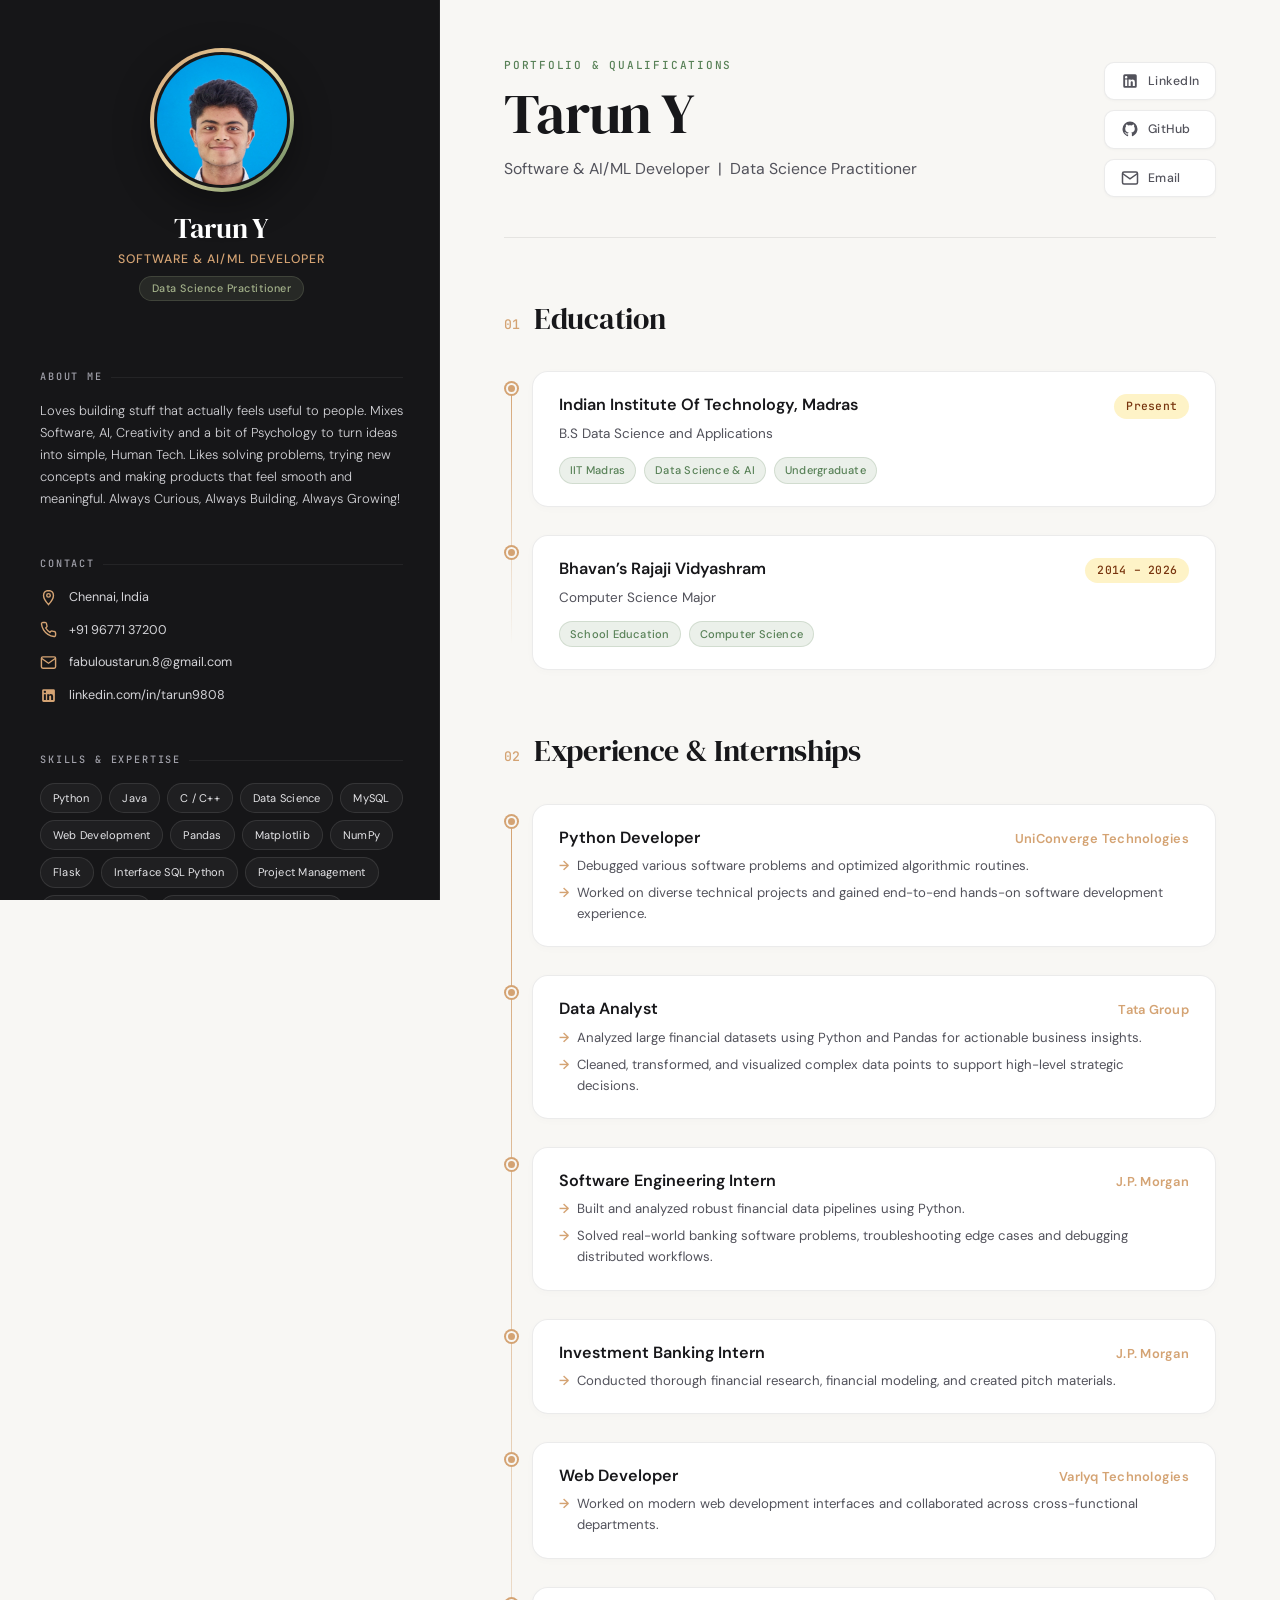
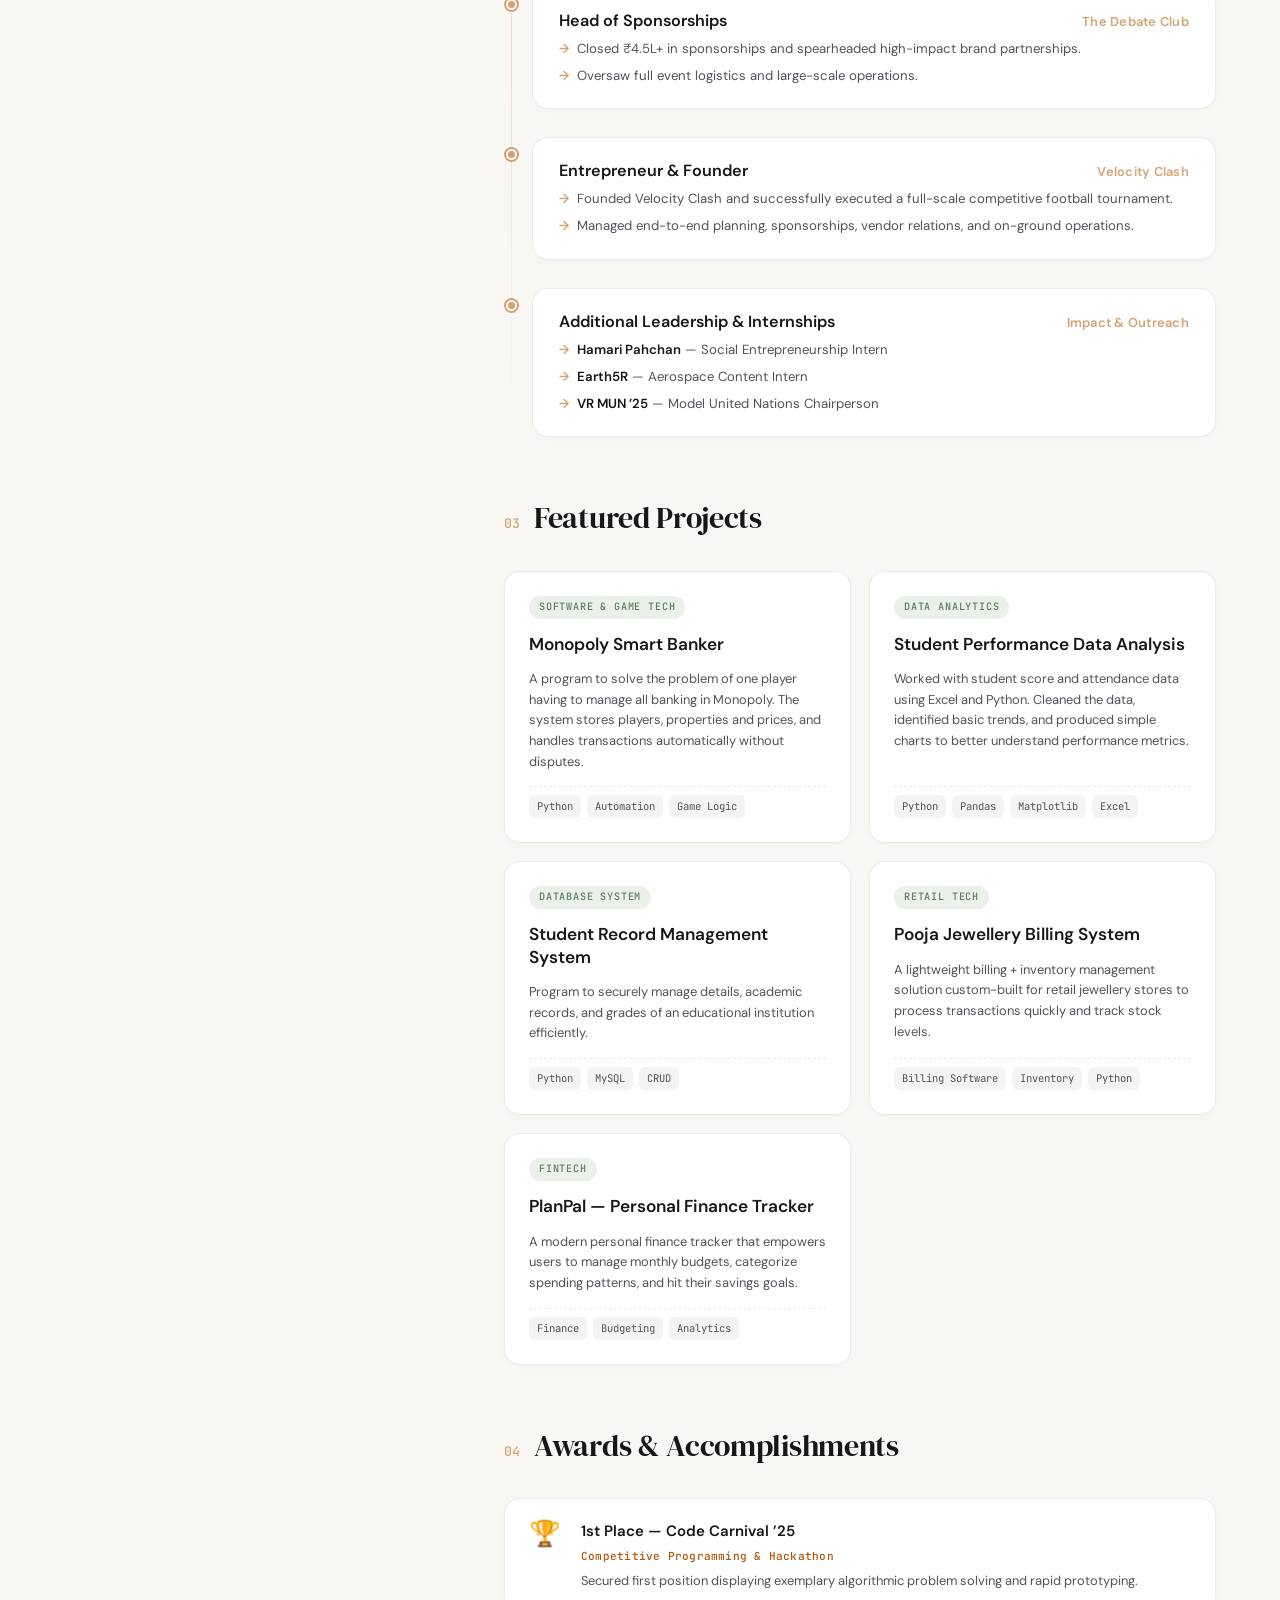
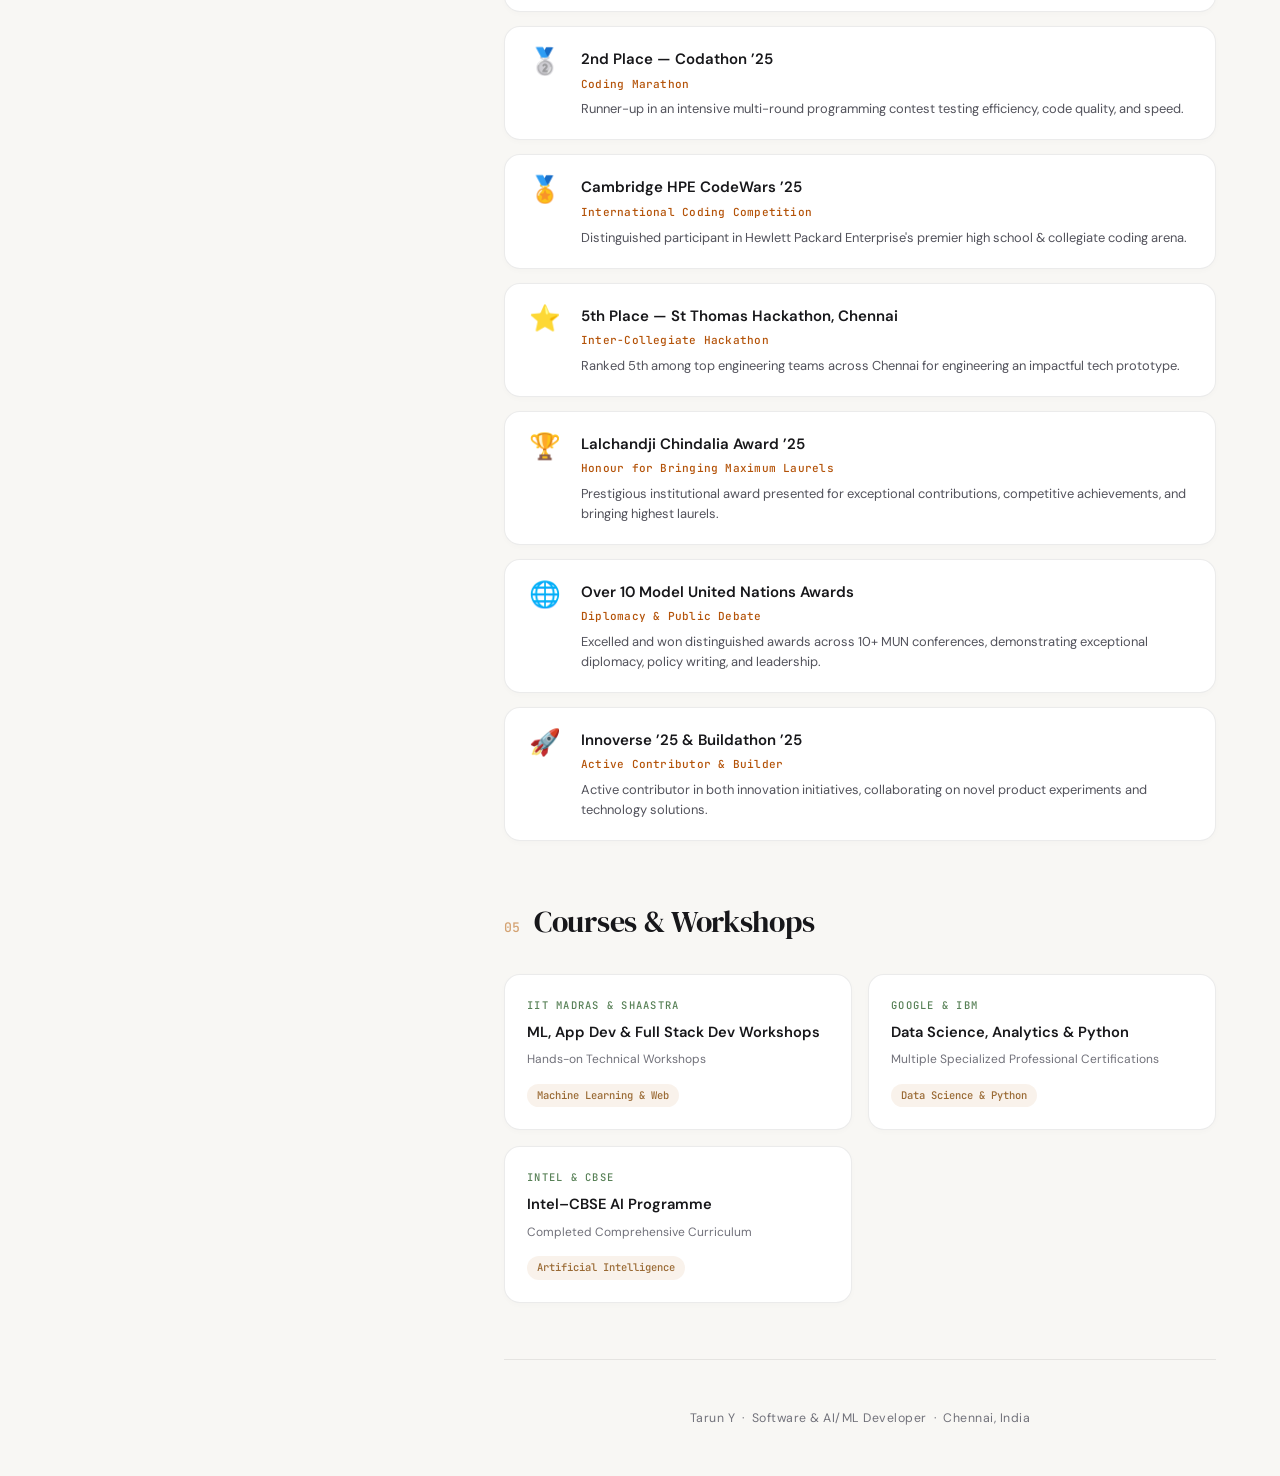
<file: index.html>
<!DOCTYPE html>
<html lang="en">

<head>
  <meta charset="UTF-8" />
  <meta name="viewport" content="width=device-width, initial-scale=1.0" />
  <title>Tarun Y — Software & AI/ML Developer | Data Science Practitioner</title>
  <meta name="description" content="Portfolio of Tarun Y — Software & AI/ML Developer, Data Science Practitioner at IIT Madras." />
  <link rel="preconnect" href="https://fonts.googleapis.com">
  <link rel="preconnect" href="https://fonts.gstatic.com" crossorigin>
  <link
    href="https://fonts.googleapis.com/css2?family=DM+Sans:ital,opsz,wght@0,9..40,300;0,9..40,400;0,9..40,500;0,9..40,600;1,9..40,300&family=DM+Serif+Display:ital@0;1&family=JetBrains+Mono:wght@400;500&display=swap"
    rel="stylesheet">
  <link rel="stylesheet" href="style.css" />
</head>

<body>

  <div class="wrapper">

    <!-- ═══════════════ LEFT SIDEBAR (35%) ═══════════════ -->
    <aside class="sidebar">

      <div class="profile-block">
        <div class="avatar-ring">
          <img src="profile.jpg" alt="Tarun Y" class="avatar" />
        </div>
        <h2 class="sidebar-name">Tarun Y</h2>
        <p class="sidebar-role">Software &amp; AI/ML Developer</p>
        <span class="sidebar-tag">Data Science Practitioner</span>
      </div>

      <div class="divider"></div>

      <!-- About Me -->
      <div class="sidebar-section">
        <h3 class="section-label">About Me</h3>
        <p class="about-text">
          Loves building stuff that actually feels useful to people. Mixes Software, AI, Creativity and a bit of
          Psychology to turn ideas into simple, Human Tech. Likes solving problems, trying new concepts and making
          products that feel smooth and meaningful. Always Curious, Always Building, Always Growing!
        </p>
      </div>

      <div class="divider"></div>

      <!-- Location, Phone & Contact -->
      <div class="sidebar-section">
        <h3 class="section-label">Contact</h3>
        <ul class="contact-list">
          <li>
            <svg class="contact-svg" viewBox="0 0 24 24" fill="none" stroke="currentColor" stroke-width="2">
              <path d="M12 2C8.13 2 5 5.13 5 9c0 5.25 7 13 7 13s7-7.75 7-13c0-3.87-3.13-7-7-7z"/>
              <circle cx="12" cy="9" r="2.5"/>
            </svg>
            <span>Chennai, India</span>
          </li>
          <li>
            <svg class="contact-svg" viewBox="0 0 24 24" fill="none" stroke="currentColor" stroke-width="2">
              <path d="M22 16.92v3a2 2 0 0 1-2.18 2 19.79 19.79 0 0 1-8.63-3.07 19.5 19.5 0 0 1-6-6 19.79 19.79 0 0 1-3.07-8.67A2 2 0 0 1 4.11 2h3a2 2 0 0 1 2 1.72 12.84 12.84 0 0 0 .7 2.81 2 2 0 0 1-.45 2.11L8.09 9.91a16 16 0 0 0 6 6l1.27-1.27a2 2 0 0 1 2.11-.45 12.84 12.84 0 0 0 2.81.7A2 2 0 0 1 22 16.92z"/>
            </svg>
            <a href="tel:+919677137200" class="contact-link">+91 96771 37200</a>
          </li>
          <li>
            <svg class="contact-svg" viewBox="0 0 24 24" fill="none" stroke="currentColor" stroke-width="2">
              <path d="M4 4h16c1.1 0 2 .9 2 2v12c0 1.1-.9 2-2 2H4c-1.1 0-2-.9-2-2V6c0-1.1.9-2 2-2z"/>
              <polyline points="22,6 12,13 2,6"/>
            </svg>
            <a href="mailto:fabuloustarun.8@gmail.com" class="contact-link">fabuloustarun.8@gmail.com</a>
          </li>
          <li>
            <svg class="contact-svg" viewBox="0 0 24 24" fill="currentColor">
              <path d="M19 3a2 2 0 0 1 2 2v14a2 2 0 0 1-2 2H5a2 2 0 0 1-2-2V5a2 2 0 0 1 2-2h14m-.5 15.5v-5.3a3.26 3.26 0 0 0-3.26-3.26c-.85 0-1.84.52-2.32 1.3v-1.11h-2.79v8.37h2.79v-4.93c0-.77.62-1.4 1.39-1.4a1.4 1.4 0 0 1 1.4 1.4v4.93h2.79M6.88 8.56a1.68 1.68 0 0 0 1.68-1.68c0-.93-.75-1.69-1.68-1.69a1.69 1.69 0 0 0-1.69 1.69c0 .93.76 1.68 1.69 1.68m1.39 9.94v-8.37H5.5v8.37h2.77z"/>
            </svg>
            <a href="https://www.linkedin.com/in/tarun9808/" target="_blank" rel="noopener noreferrer" class="contact-link">linkedin.com/in/tarun9808</a>
          </li>
        </ul>
      </div>

      <div class="divider"></div>

      <!-- Skills -->
      <div class="sidebar-section">
        <h3 class="section-label">Skills &amp; Expertise</h3>
        <div class="skills-grid">
          <div class="skill-pill">Python</div>
          <div class="skill-pill">Java</div>
          <div class="skill-pill">C / C++</div>
          <div class="skill-pill">Data Science</div>
          <div class="skill-pill">MySQL</div>
          <div class="skill-pill">Web Development</div>
          <div class="skill-pill">Pandas</div>
          <div class="skill-pill">Matplotlib</div>
          <div class="skill-pill">NumPy</div>
          <div class="skill-pill">Flask</div>
          <div class="skill-pill">Interface SQL Python</div>
          <div class="skill-pill">Project Management</div>
          <div class="skill-pill">Problem Solving</div>
          <div class="skill-pill">Communication &amp; Leadership</div>
          <div class="skill-pill">Critical Thinking</div>
          <div class="skill-pill">Trade &amp; Investment</div>
        </div>
      </div>

      <div class="divider"></div>

      <!-- Languages -->
      <div class="sidebar-section">
        <h3 class="section-label">Languages</h3>
        <ul class="lang-list">
          <li class="lang-item">
            <div class="lang-info">
              <span class="lang-name">English</span>
              <span class="lang-level">Fluent</span>
            </div>
            <div class="lang-bar">
              <div class="lang-fill" style="width: 100%"></div>
            </div>
          </li>
          <li class="lang-item">
            <div class="lang-info">
              <span class="lang-name">Hindi</span>
              <span class="lang-level">Fluent</span>
            </div>
            <div class="lang-bar">
              <div class="lang-fill" style="width: 95%"></div>
            </div>
          </li>
          <li class="lang-item">
            <div class="lang-info">
              <span class="lang-name">Tamil</span>
              <span class="lang-level">Native</span>
            </div>
            <div class="lang-bar">
              <div class="lang-fill" style="width: 100%"></div>
            </div>
          </li>
        </ul>
      </div>

    </aside>

    <!-- ═══════════════ RIGHT MAIN (65%) ═══════════════ -->
    <main class="main">

      <!-- Header with Name & Socials -->
      <header class="main-header">
        <div class="header-text">
          <p class="header-eyebrow">Portfolio &amp; Qualifications</p>
          <h1 class="main-name">Tarun Y</h1>
          <p class="header-tagline">Software &amp; AI/ML Developer &nbsp;|&nbsp; Data Science Practitioner</p>
        </div>
        <div class="socials">
          <a href="https://www.linkedin.com/in/tarun9808/" class="social-link" target="_blank" rel="noopener noreferrer">
            <svg width="18" height="18" viewBox="0 0 24 24" fill="currentColor">
              <path
                d="M19 3a2 2 0 0 1 2 2v14a2 2 0 0 1-2 2H5a2 2 0 0 1-2-2V5a2 2 0 0 1 2-2h14m-.5 15.5v-5.3a3.26 3.26 0 0 0-3.26-3.26c-.85 0-1.84.52-2.32 1.3v-1.11h-2.79v8.37h2.79v-4.93c0-.77.62-1.4 1.39-1.4a1.4 1.4 0 0 1 1.4 1.4v4.93h2.79M6.88 8.56a1.68 1.68 0 0 0 1.68-1.68c0-.93-.75-1.69-1.68-1.69a1.69 1.69 0 0 0-1.69 1.69c0 .93.76 1.68 1.69 1.68m1.39 9.94v-8.37H5.5v8.37h2.77z" />
            </svg>
            LinkedIn
          </a>
          <a href="https://github.com/FabulousTarun8" class="social-link" target="_blank" rel="noopener noreferrer">
            <svg width="18" height="18" viewBox="0 0 24 24" fill="currentColor">
              <path
                d="M12 2A10 10 0 0 0 2 12c0 4.42 2.87 8.17 6.84 9.5.5.08.66-.23.66-.5v-1.69c-2.77.6-3.36-1.34-3.36-1.34-.46-1.16-1.11-1.47-1.11-1.47-.91-.62.07-.6.07-.6 1 .07 1.53 1.03 1.53 1.03.87 1.52 2.34 1.07 2.91.83.09-.65.35-1.09.63-1.34-2.22-.25-4.55-1.11-4.55-4.92 0-1.11.38-2 1.03-2.71-.1-.25-.45-1.29.1-2.64 0 0 .84-.27 2.75 1.02.79-.22 1.65-.33 2.5-.33.85 0 1.71.11 2.5.33 1.91-1.29 2.75-1.02 2.75-1.02.55 1.35.2 2.39.1 2.64.65.71 1.03 1.6 1.03 2.71 0 3.82-2.34 4.66-4.57 4.91.36.31.69.92.69 1.85V21c0 .27.16.59.67.5C19.14 20.16 22 16.42 22 12A10 10 0 0 0 12 2z" />
            </svg>
            GitHub
          </a>
          <a href="mailto:fabuloustarun.8@gmail.com" class="social-link">
            <svg width="18" height="18" viewBox="0 0 24 24" fill="none" stroke="currentColor" stroke-width="2">
              <path d="M4 4h16c1.1 0 2 .9 2 2v12c0 1.1-.9 2-2 2H4c-1.1 0-2-.9-2-2V6c0-1.1.9-2 2-2z"/>
              <polyline points="22,6 12,13 2,6"/>
            </svg>
            Email
          </a>
        </div>
      </header>

      <!-- ── 01. Education ── -->
      <section class="section">
        <div class="section-head">
          <span class="section-num">01</span>
          <h2 class="section-title">Education</h2>
        </div>
        <div class="timeline">

          <div class="timeline-item">
            <div class="timeline-dot"></div>
            <div class="timeline-body">
              <div class="tl-top">
                <h3 class="tl-title">Indian Institute Of Technology, Madras</h3>
                <span class="tl-date">Present</span>
              </div>
              <p class="tl-sub">B.S Data Science and Applications</p>
              <div class="tl-meta-row">
                <span class="tl-badge">IIT Madras</span>
                <span class="tl-badge">Data Science &amp; AI</span>
                <span class="tl-badge">Undergraduate</span>
              </div>
            </div>
          </div>

          <div class="timeline-item">
            <div class="timeline-dot"></div>
            <div class="timeline-body">
              <div class="tl-top">
                <h3 class="tl-title">Bhavan’s Rajaji Vidyashram</h3>
                <span class="tl-date">2014 – 2026</span>
              </div>
              <p class="tl-sub">Computer Science Major</p>
              <div class="tl-meta-row">
                <span class="tl-badge">School Education</span>
                <span class="tl-badge">Computer Science</span>
              </div>
            </div>
          </div>

        </div>
      </section>

      <!-- ── 02. Experience ── -->
      <section class="section">
        <div class="section-head">
          <span class="section-num">02</span>
          <h2 class="section-title">Experience &amp; Internships</h2>
        </div>
        <div class="timeline">

          <div class="timeline-item">
            <div class="timeline-dot"></div>
            <div class="timeline-body">
              <div class="tl-top">
                <h3 class="tl-title">Python Developer</h3>
                <span class="tl-company">UniConverge Technologies</span>
              </div>
              <ul class="tl-bullets">
                <li>Debugged various software problems and optimized algorithmic routines.</li>
                <li>Worked on diverse technical projects and gained end-to-end hands-on software development experience.</li>
              </ul>
            </div>
          </div>

          <div class="timeline-item">
            <div class="timeline-dot"></div>
            <div class="timeline-body">
              <div class="tl-top">
                <h3 class="tl-title">Data Analyst</h3>
                <span class="tl-company">Tata Group</span>
              </div>
              <ul class="tl-bullets">
                <li>Analyzed large financial datasets using Python and Pandas for actionable business insights.</li>
                <li>Cleaned, transformed, and visualized complex data points to support high-level strategic decisions.</li>
              </ul>
            </div>
          </div>

          <div class="timeline-item">
            <div class="timeline-dot"></div>
            <div class="timeline-body">
              <div class="tl-top">
                <h3 class="tl-title">Software Engineering Intern</h3>
                <span class="tl-company">J.P. Morgan</span>
              </div>
              <ul class="tl-bullets">
                <li>Built and analyzed robust financial data pipelines using Python.</li>
                <li>Solved real-world banking software problems, troubleshooting edge cases and debugging distributed workflows.</li>
              </ul>
            </div>
          </div>

          <div class="timeline-item">
            <div class="timeline-dot"></div>
            <div class="timeline-body">
              <div class="tl-top">
                <h3 class="tl-title">Investment Banking Intern</h3>
                <span class="tl-company">J.P. Morgan</span>
              </div>
              <ul class="tl-bullets">
                <li>Conducted thorough financial research, financial modeling, and created pitch materials.</li>
              </ul>
            </div>
          </div>

          <div class="timeline-item">
            <div class="timeline-dot"></div>
            <div class="timeline-body">
              <div class="tl-top">
                <h3 class="tl-title">Web Developer</h3>
                <span class="tl-company">Varlyq Technologies</span>
              </div>
              <ul class="tl-bullets">
                <li>Worked on modern web development interfaces and collaborated across cross-functional departments.</li>
              </ul>
            </div>
          </div>

          <div class="timeline-item">
            <div class="timeline-dot"></div>
            <div class="timeline-body">
              <div class="tl-top">
                <h3 class="tl-title">Head of Sponsorships</h3>
                <span class="tl-company">The Debate Club</span>
              </div>
              <ul class="tl-bullets">
                <li>Closed &#8377;4.5L+ in sponsorships and spearheaded high-impact brand partnerships.</li>
                <li>Oversaw full event logistics and large-scale operations.</li>
              </ul>
            </div>
          </div>

          <div class="timeline-item">
            <div class="timeline-dot"></div>
            <div class="timeline-body">
              <div class="tl-top">
                <h3 class="tl-title">Entrepreneur &amp; Founder</h3>
                <span class="tl-company">Velocity Clash</span>
              </div>
              <ul class="tl-bullets">
                <li>Founded Velocity Clash and successfully executed a full-scale competitive football tournament.</li>
                <li>Managed end-to-end planning, sponsorships, vendor relations, and on-ground operations.</li>
              </ul>
            </div>
          </div>

          <div class="timeline-item">
            <div class="timeline-dot"></div>
            <div class="timeline-body">
              <div class="tl-top">
                <h3 class="tl-title">Additional Leadership &amp; Internships</h3>
                <span class="tl-company">Impact &amp; Outreach</span>
              </div>
              <ul class="tl-bullets">
                <li><strong>Hamari Pahchan</strong> — Social Entrepreneurship Intern</li>
                <li><strong>Earth5R</strong> — Aerospace Content Intern</li>
                <li><strong>VR MUN ’25</strong> — Model United Nations Chairperson</li>
              </ul>
            </div>
          </div>

        </div>
      </section>

      <!-- ── 03. Projects ── -->
      <section class="section">
        <div class="section-head">
          <span class="section-num">03</span>
          <h2 class="section-title">Featured Projects</h2>
        </div>
        <div class="projects-grid">

          <div class="project-card">
            <div class="project-header">
              <span class="project-pill">Software &amp; Game Tech</span>
            </div>
            <h3 class="project-title">Monopoly Smart Banker</h3>
            <p class="project-desc">
              A program to solve the problem of one player having to manage all banking in Monopoly. The system stores players, properties and prices, and handles transactions automatically without disputes.
            </p>
            <div class="project-tags">
              <span>Python</span>
              <span>Automation</span>
              <span>Game Logic</span>
            </div>
          </div>

          <div class="project-card">
            <div class="project-header">
              <span class="project-pill">Data Analytics</span>
            </div>
            <h3 class="project-title">Student Performance Data Analysis</h3>
            <p class="project-desc">
              Worked with student score and attendance data using Excel and Python. Cleaned the data, identified basic trends, and produced simple charts to better understand performance metrics.
            </p>
            <div class="project-tags">
              <span>Python</span>
              <span>Pandas</span>
              <span>Matplotlib</span>
              <span>Excel</span>
            </div>
          </div>

          <div class="project-card">
            <div class="project-header">
              <span class="project-pill">Database System</span>
            </div>
            <h3 class="project-title">Student Record Management System</h3>
            <p class="project-desc">
              Program to securely manage details, academic records, and grades of an educational institution efficiently.
            </p>
            <div class="project-tags">
              <span>Python</span>
              <span>MySQL</span>
              <span>CRUD</span>
            </div>
          </div>

          <div class="project-card">
            <div class="project-header">
              <span class="project-pill">Retail Tech</span>
            </div>
            <h3 class="project-title">Pooja Jewellery Billing System</h3>
            <p class="project-desc">
              A lightweight billing + inventory management solution custom-built for retail jewellery stores to process transactions quickly and track stock levels.
            </p>
            <div class="project-tags">
              <span>Billing Software</span>
              <span>Inventory</span>
              <span>Python</span>
            </div>
          </div>

          <div class="project-card">
            <div class="project-header">
              <span class="project-pill">FinTech</span>
            </div>
            <h3 class="project-title">PlanPal — Personal Finance Tracker</h3>
            <p class="project-desc">
              A modern personal finance tracker that empowers users to manage monthly budgets, categorize spending patterns, and hit their savings goals.
            </p>
            <div class="project-tags">
              <span>Finance</span>
              <span>Budgeting</span>
              <span>Analytics</span>
            </div>
          </div>

        </div>
      </section>

      <!-- ── 04. Accomplishments & Awards ── -->
      <section class="section">
        <div class="section-head">
          <span class="section-num">04</span>
          <h2 class="section-title">Awards &amp; Accomplishments</h2>
        </div>
        <div class="awards-grid">

          <div class="award-card">
            <div class="award-icon">&#127942;</div>
            <div class="award-info">
              <h4 class="award-title">1st Place — Code Carnival ’25</h4>
              <p class="award-meta">Competitive Programming &amp; Hackathon</p>
              <p class="award-desc">Secured first position displaying exemplary algorithmic problem solving and rapid prototyping.</p>
            </div>
          </div>

          <div class="award-card">
            <div class="award-icon">&#129352;</div>
            <div class="award-info">
              <h4 class="award-title">2nd Place — Codathon ’25</h4>
              <p class="award-meta">Coding Marathon</p>
              <p class="award-desc">Runner-up in an intensive multi-round programming contest testing efficiency, code quality, and speed.</p>
            </div>
          </div>

          <div class="award-card">
            <div class="award-icon">&#127941;</div>
            <div class="award-info">
              <h4 class="award-title">Cambridge HPE CodeWars ’25</h4>
              <p class="award-meta">International Coding Competition</p>
              <p class="award-desc">Distinguished participant in Hewlett Packard Enterprise's premier high school &amp; collegiate coding arena.</p>
            </div>
          </div>

          <div class="award-card">
            <div class="award-icon">&#11088;</div>
            <div class="award-info">
              <h4 class="award-title">5th Place — St Thomas Hackathon, Chennai</h4>
              <p class="award-meta">Inter-Collegiate Hackathon</p>
              <p class="award-desc">Ranked 5th among top engineering teams across Chennai for engineering an impactful tech prototype.</p>
            </div>
          </div>

          <div class="award-card">
            <div class="award-icon">&#127942;</div>
            <div class="award-info">
              <h4 class="award-title">Lalchandji Chindalia Award ’25</h4>
              <p class="award-meta">Honour for Bringing Maximum Laurels</p>
              <p class="award-desc">Prestigious institutional award presented for exceptional contributions, competitive achievements, and bringing highest laurels.</p>
            </div>
          </div>

          <div class="award-card">
            <div class="award-icon">&#127760;</div>
            <div class="award-info">
              <h4 class="award-title">Over 10 Model United Nations Awards</h4>
              <p class="award-meta">Diplomacy &amp; Public Debate</p>
              <p class="award-desc">Excelled and won distinguished awards across 10+ MUN conferences, demonstrating exceptional diplomacy, policy writing, and leadership.</p>
            </div>
          </div>

          <div class="award-card">
            <div class="award-icon">&#128640;</div>
            <div class="award-info">
              <h4 class="award-title">Innoverse ’25 &amp; Buildathon ’25</h4>
              <p class="award-meta">Active Contributor &amp; Builder</p>
              <p class="award-desc">Active contributor in both innovation initiatives, collaborating on novel product experiments and technology solutions.</p>
            </div>
          </div>

        </div>
      </section>

      <!-- ── 05. Courses & Certifications ── -->
      <section class="section">
        <div class="section-head">
          <span class="section-num">05</span>
          <h2 class="section-title">Courses &amp; Workshops</h2>
        </div>
        <div class="courses-grid">

          <div class="course-card">
            <div class="course-provider">IIT Madras &amp; Shaastra</div>
            <h4 class="course-title">ML, App Dev &amp; Full Stack Dev Workshops</h4>
            <p class="course-meta">Hands-on Technical Workshops</p>
            <span class="course-tag">Machine Learning &amp; Web</span>
          </div>

          <div class="course-card">
            <div class="course-provider">Google &amp; IBM</div>
            <h4 class="course-title">Data Science, Analytics &amp; Python</h4>
            <p class="course-meta">Multiple Specialized Professional Certifications</p>
            <span class="course-tag">Data Science &amp; Python</span>
          </div>

          <div class="course-card">
            <div class="course-provider">Intel &amp; CBSE</div>
            <h4 class="course-title">Intel–CBSE AI Programme</h4>
            <p class="course-meta">Completed Comprehensive Curriculum</p>
            <span class="course-tag">Artificial Intelligence</span>
          </div>

        </div>
      </section>

      <footer class="footer">
        <p>Tarun Y &nbsp;·&nbsp; Software &amp; AI/ML Developer &nbsp;·&nbsp; Chennai, India</p>
      </footer>

    </main>
  </div>

</body>

</html>
</file>
<file: style.css>
/* ══════════════════════════════════════════════════════════════
   PORTFOLIO — style.css
   Author: Tarun Y
   Theme: Minimal Aesthetic Dark Slate & Warm Cream
   ══════════════════════════════════════════════════════════════ */

/* ─── Reset & Base ──────────────────────────────────────────── */
*, *::before, *::after {
  box-sizing: border-box;
  margin: 0;
  padding: 0;
}

:root {
  --bg:            #F8F7F4;        /* Warm aesthetic canvas */
  --sidebar-bg:    #161618;        /* Deep architectural charcoal */
  --sidebar-card:  #1F1F23;
  --text-dark:     #17171A;        /* High contrast primary text */
  --text-mid:      #52525B;        /* Muted supporting text */
  --text-light:    #71717A;        /* Subtle timestamps & tags */
  --sidebar-txt:   #F4F4F5;        /* Crisp white for sidebar */
  --sidebar-sub:   #A1A1AA;        /* Zinc muted text */
  --accent:        #D4A373;        /* Warm ochre / amber accent */
  --accent-light:  #FAEDCD;
  --accent-dim:    rgba(212, 163, 115, 0.14);
  --accent2:       #588157;        /* Forest sage green */
  --accent2-dim:   rgba(88, 129, 87, 0.12);
  --border:        rgba(0, 0, 0, 0.08);
  --border-strong: rgba(0, 0, 0, 0.12);
  --sidebar-brd:   rgba(255, 255, 255, 0.08);

  --font-sans:     'DM Sans', system-ui, -apple-system, sans-serif;
  --font-serif:    'DM Serif Display', Georgia, serif;
  --font-mono:     'JetBrains Mono', monospace;

  --radius-xs:     6px;
  --radius-sm:     10px;
  --radius-md:     16px;
  --radius-lg:     24px;
  --transition:    0.24s cubic-bezier(0.16, 1, 0.3, 1);
}

html {
  scroll-behavior: smooth;
  font-size: 15px;
}

body {
  font-family: var(--font-sans);
  background: var(--bg);
  color: var(--text-dark);
  min-height: 100vh;
  line-height: 1.65;
  -webkit-font-smoothing: antialiased;
  -moz-osx-font-smoothing: grayscale;
}

/* ─── Main Wrapper (35% Left, 65% Right) ─────────────────────── */
.wrapper {
  display: flex;
  min-height: 100vh;
  width: 100%;
}

/* ══════════════════════════════════════════════════════════════
   LEFT SIDEBAR (35% width)
   ══════════════════════════════════════════════════════════════ */
.sidebar {
  width: 35%;
  min-width: 330px;
  max-width: 440px;
  flex-shrink: 0;
  background: var(--sidebar-bg);
  color: var(--sidebar-txt);
  padding: 48px 36px 48px 40px;
  position: sticky;
  top: 0;
  height: 100vh;
  overflow-y: auto;
  display: flex;
  flex-direction: column;
  gap: 0;
  border-right: 1px solid rgba(255, 255, 255, 0.05);
  scrollbar-width: thin;
  scrollbar-color: #2E2E32 transparent;
}

.sidebar::-webkit-scrollbar { width: 5px; }
.sidebar::-webkit-scrollbar-thumb { background: #2E2E32; border-radius: 4px; }

/* Profile Block */
.profile-block {
  display: flex;
  flex-direction: column;
  align-items: center;
  text-align: center;
  padding-bottom: 24px;
}

.avatar-ring {
  width: 144px;
  height: 144px;
  border-radius: 50%;
  padding: 4px;
  background: linear-gradient(135deg, var(--accent) 0%, #E9D8A6 50%, var(--accent2) 100%);
  margin-bottom: 20px;
  flex-shrink: 0;
  box-shadow: 0 12px 36px rgba(0, 0, 0, 0.35);
  transition: transform var(--transition);
}

.avatar-ring:hover {
  transform: scale(1.03);
}

.avatar {
  width: 100%;
  height: 100%;
  border-radius: 50%;
  object-fit: cover;
  object-position: center top;
  display: block;
  border: 3px solid var(--sidebar-bg);
  background: #222;
}

.sidebar-name {
  font-family: var(--font-serif);
  font-size: 1.85rem;
  font-weight: 400;
  color: #FFFFFF;
  letter-spacing: -0.01em;
  margin-bottom: 4px;
  line-height: 1.2;
}

.sidebar-role {
  font-size: 0.82rem;
  font-weight: 500;
  color: var(--accent);
  letter-spacing: 0.08em;
  text-transform: uppercase;
  margin-bottom: 6px;
}

.sidebar-tag {
  display: inline-block;
  font-size: 0.72rem;
  font-weight: 500;
  color: #A3B18A;
  background: rgba(163, 177, 138, 0.12);
  padding: 3px 12px;
  border-radius: 100px;
  letter-spacing: 0.05em;
  border: 1px solid rgba(163, 177, 138, 0.2);
}

/* Divider */
.divider {
  height: 1px;
  background: var(--sidebar-brd);
  margin: 22px 0;
}

/* Sidebar Section Headers */
.sidebar-section {
  padding-bottom: 2px;
}

.section-label {
  font-family: var(--font-mono);
  font-size: 0.68rem;
  letter-spacing: 0.18em;
  text-transform: uppercase;
  color: var(--sidebar-sub);
  margin-bottom: 14px;
  font-weight: 500;
  display: flex;
  align-items: center;
  gap: 8px;
}

.section-label::after {
  content: '';
  flex: 1;
  height: 1px;
  background: rgba(255, 255, 255, 0.06);
}

/* About Text */
.about-text {
  font-size: 0.86rem;
  line-height: 1.7;
  color: #D4D4D8;
  font-weight: 300;
}

/* Contact List */
.contact-list {
  list-style: none;
  display: flex;
  flex-direction: column;
  gap: 12px;
}

.contact-list li {
  display: flex;
  align-items: center;
  gap: 12px;
  font-size: 0.84rem;
  color: #D4D4D8;
}

.contact-svg {
  width: 17px;
  height: 17px;
  flex-shrink: 0;
  color: var(--accent);
}

.contact-link {
  color: inherit;
  text-decoration: none;
  transition: color var(--transition);
  word-break: break-all;
}

.contact-link:hover {
  color: var(--accent);
  text-decoration: underline;
}

/* Skills */
.skills-grid {
  display: flex;
  flex-wrap: wrap;
  gap: 7px;
}

.skill-pill {
  background: rgba(255, 255, 255, 0.04);
  border: 1px solid rgba(255, 255, 255, 0.1);
  color: #E4E4E7;
  font-size: 0.74rem;
  padding: 5px 12px;
  border-radius: 100px;
  letter-spacing: 0.02em;
  font-weight: 400;
  transition: all var(--transition);
  cursor: default;
}

.skill-pill:hover {
  background: var(--accent-dim);
  border-color: var(--accent);
  color: var(--accent);
  transform: translateY(-1px);
}

/* Languages */
.lang-list {
  list-style: none;
  display: flex;
  flex-direction: column;
  gap: 14px;
}

.lang-item {
  display: flex;
  flex-direction: column;
  gap: 6px;
}

.lang-info {
  display: flex;
  justify-content: space-between;
  align-items: center;
}

.lang-name {
  font-size: 0.82rem;
  color: #F4F4F5;
  font-weight: 500;
}

.lang-level {
  font-size: 0.7rem;
  color: var(--accent);
  font-family: var(--font-mono);
  letter-spacing: 0.05em;
}

.lang-bar {
  height: 4px;
  background: rgba(255, 255, 255, 0.08);
  border-radius: 4px;
  overflow: hidden;
}

.lang-fill {
  height: 100%;
  background: linear-gradient(90deg, var(--accent), var(--accent2));
  border-radius: 4px;
  transition: width 0.6s ease;
}

/* ══════════════════════════════════════════════════════════════
   RIGHT MAIN (65% width)
   ══════════════════════════════════════════════════════════════ */
.main {
  flex: 1;
  min-width: 0;
  padding: 56px 64px 48px;
  display: flex;
  flex-direction: column;
}

/* Header */
.main-header {
  display: flex;
  align-items: flex-start;
  justify-content: space-between;
  gap: 32px;
  margin-bottom: 56px;
  padding-bottom: 40px;
  border-bottom: 1px solid var(--border);
}

.header-text {
  flex: 1;
}

.header-eyebrow {
  font-family: var(--font-mono);
  font-size: 0.74rem;
  letter-spacing: 0.16em;
  text-transform: uppercase;
  color: var(--accent2);
  font-weight: 500;
  margin-bottom: 10px;
}

.main-name {
  font-family: var(--font-serif);
  font-size: 3.8rem;
  font-weight: 400;
  line-height: 1.05;
  letter-spacing: -0.02em;
  color: var(--text-dark);
  margin-bottom: 12px;
}

.header-tagline {
  font-size: 1.05rem;
  color: var(--text-mid);
  font-weight: 400;
}

/* Social links */
.socials {
  display: flex;
  flex-direction: column;
  gap: 10px;
  padding-top: 6px;
  flex-shrink: 0;
}

.social-link {
  display: flex;
  align-items: center;
  gap: 9px;
  font-size: 0.82rem;
  font-weight: 500;
  color: var(--text-mid);
  text-decoration: none;
  padding: 8px 16px;
  background: #FFFFFF;
  border: 1px solid var(--border);
  border-radius: var(--radius-sm);
  letter-spacing: 0.02em;
  transition: all var(--transition);
  white-space: nowrap;
  box-shadow: 0 1px 3px rgba(0, 0, 0, 0.03);
}

.social-link:hover {
  background: var(--accent-dim);
  border-color: var(--accent);
  color: #8C5824;
  transform: translateY(-2px);
  box-shadow: 0 6px 16px rgba(212, 163, 115, 0.18);
}

/* ─── Sections ──────────────────────────────────────────────── */
.section {
  margin-bottom: 56px;
}

.section-head {
  display: flex;
  align-items: baseline;
  gap: 14px;
  margin-bottom: 28px;
}

.section-num {
  font-family: var(--font-mono);
  font-size: 0.88rem;
  color: var(--accent);
  font-weight: 500;
}

.section-title {
  font-family: var(--font-serif);
  font-size: 2rem;
  font-weight: 400;
  color: var(--text-dark);
  letter-spacing: -0.01em;
}

/* ─── Timeline (Education & Experience) ──────────────────────── */
.timeline {
  display: flex;
  flex-direction: column;
  gap: 0;
  position: relative;
  padding-left: 28px;
}

.timeline::before {
  content: '';
  position: absolute;
  left: 7px;
  top: 14px;
  bottom: 24px;
  width: 1px;
  background: linear-gradient(to bottom, var(--accent) 0%, rgba(212, 163, 115, 0.2) 80%, transparent 100%);
}

.timeline-item {
  position: relative;
  padding-bottom: 28px;
}

.timeline-item:last-child {
  padding-bottom: 0;
}

.timeline-dot {
  position: absolute;
  left: -26px;
  top: 12px;
  width: 11px;
  height: 11px;
  border-radius: 50%;
  background: var(--accent);
  border: 2px solid var(--bg);
  box-shadow: 0 0 0 2px var(--accent);
}

.timeline-body {
  background: #FFFFFF;
  border: 1px solid var(--border);
  border-radius: var(--radius-md);
  padding: 22px 26px;
  transition: all var(--transition);
  box-shadow: 0 2px 8px rgba(0, 0, 0, 0.02);
}

.timeline-body:hover {
  box-shadow: 0 10px 30px rgba(0, 0, 0, 0.06);
  border-color: rgba(212, 163, 115, 0.4);
  transform: translateY(-2px);
}

.tl-top {
  display: flex;
  justify-content: space-between;
  align-items: baseline;
  gap: 16px;
  margin-bottom: 4px;
  flex-wrap: wrap;
}

.tl-title {
  font-size: 1.08rem;
  font-weight: 600;
  color: var(--text-dark);
  line-height: 1.35;
}

.tl-company {
  font-size: 0.86rem;
  color: var(--accent);
  font-weight: 600;
  letter-spacing: 0.02em;
}

.tl-date {
  font-family: var(--font-mono);
  font-size: 0.76rem;
  color: #78350F;
  background: #FEF3C7;
  padding: 3px 12px;
  border-radius: 100px;
  font-weight: 500;
  letter-spacing: 0.02em;
  flex-shrink: 0;
}

.tl-sub {
  font-size: 0.9rem;
  color: var(--text-mid);
  margin-bottom: 12px;
}

.tl-meta-row {
  display: flex;
  gap: 8px;
  flex-wrap: wrap;
  margin-top: 10px;
}

.tl-badge {
  font-size: 0.74rem;
  font-weight: 500;
  padding: 3px 10px;
  background: var(--accent2-dim);
  color: var(--accent2);
  border-radius: 100px;
  letter-spacing: 0.02em;
  border: 1px solid rgba(88, 129, 87, 0.18);
}

.tl-bullets {
  list-style: none;
  display: flex;
  flex-direction: column;
  gap: 6px;
  padding: 0;
  margin-top: 6px;
}

.tl-bullets li {
  font-size: 0.88rem;
  color: var(--text-mid);
  padding-left: 18px;
  position: relative;
  line-height: 1.6;
}

.tl-bullets li::before {
  content: '→';
  position: absolute;
  left: 0;
  color: var(--accent);
  font-weight: 600;
}

.tl-bullets strong {
  color: var(--text-dark);
  font-weight: 600;
}

/* ─── Projects Grid ─────────────────────────────────────────── */
.projects-grid {
  display: grid;
  grid-template-columns: repeat(auto-fill, minmax(280px, 1fr));
  gap: 18px;
}

.project-card {
  background: #FFFFFF;
  border: 1px solid var(--border);
  border-radius: var(--radius-md);
  padding: 24px;
  display: flex;
  flex-direction: column;
  justify-content: space-between;
  gap: 14px;
  transition: all var(--transition);
  box-shadow: 0 2px 8px rgba(0, 0, 0, 0.02);
}

.project-card:hover {
  box-shadow: 0 12px 32px rgba(0, 0, 0, 0.07);
  border-color: var(--accent);
  transform: translateY(-3px);
}

.project-header {
  display: flex;
  align-items: center;
  justify-content: space-between;
}

.project-pill {
  font-family: var(--font-mono);
  font-size: 0.68rem;
  font-weight: 500;
  letter-spacing: 0.08em;
  text-transform: uppercase;
  color: var(--accent2);
  background: var(--accent2-dim);
  padding: 3px 10px;
  border-radius: 100px;
}

.project-title {
  font-size: 1.15rem;
  font-weight: 600;
  color: var(--text-dark);
  line-height: 1.3;
}

.project-desc {
  font-size: 0.86rem;
  color: var(--text-mid);
  line-height: 1.6;
  flex: 1;
}

.project-tags {
  display: flex;
  flex-wrap: wrap;
  gap: 6px;
  padding-top: 8px;
  border-top: 1px dashed var(--border);
}

.project-tags span {
  font-family: var(--font-mono);
  font-size: 0.7rem;
  background: #F4F4F5;
  color: #52525B;
  padding: 3px 8px;
  border-radius: var(--radius-xs);
}

/* ─── Awards ────────────────────────────────────────────────── */
.awards-grid {
  display: flex;
  flex-direction: column;
  gap: 14px;
}

.award-card {
  display: flex;
  align-items: flex-start;
  gap: 20px;
  background: #FFFFFF;
  border: 1px solid var(--border);
  border-radius: var(--radius-md);
  padding: 20px 24px;
  transition: all var(--transition);
  box-shadow: 0 2px 6px rgba(0, 0, 0, 0.02);
}

.award-card:hover {
  box-shadow: 0 10px 28px rgba(0, 0, 0, 0.06);
  border-color: var(--accent);
  transform: translateY(-2px);
}

.award-icon {
  font-size: 1.7rem;
  flex-shrink: 0;
  line-height: 1;
  margin-top: 2px;
}

.award-info {
  flex: 1;
}

.award-title {
  font-size: 1rem;
  font-weight: 600;
  color: var(--text-dark);
  margin-bottom: 3px;
}

.award-meta {
  font-family: var(--font-mono);
  font-size: 0.74rem;
  color: #B45309;
  font-weight: 500;
  letter-spacing: 0.02em;
  margin-bottom: 6px;
}

.award-desc {
  font-size: 0.86rem;
  color: var(--text-mid);
  line-height: 1.55;
}

/* ─── Courses Grid ──────────────────────────────────────────── */
.courses-grid {
  display: grid;
  grid-template-columns: repeat(auto-fill, minmax(240px, 1fr));
  gap: 16px;
}

.course-card {
  background: #FFFFFF;
  border: 1px solid var(--border);
  border-radius: var(--radius-md);
  padding: 22px;
  display: flex;
  flex-direction: column;
  gap: 8px;
  transition: all var(--transition);
  box-shadow: 0 2px 6px rgba(0, 0, 0, 0.02);
}

.course-card:hover {
  box-shadow: 0 10px 28px rgba(0, 0, 0, 0.06);
  border-color: var(--accent);
  transform: translateY(-2px);
}

.course-provider {
  font-family: var(--font-mono);
  font-size: 0.7rem;
  font-weight: 500;
  letter-spacing: 0.12em;
  text-transform: uppercase;
  color: var(--accent2);
}

.course-title {
  font-size: 0.98rem;
  font-weight: 600;
  color: var(--text-dark);
  line-height: 1.35;
}

.course-meta {
  font-size: 0.8rem;
  color: var(--text-light);
}

.course-tag {
  display: inline-block;
  margin-top: 6px;
  font-family: var(--font-mono);
  font-size: 0.7rem;
  font-weight: 500;
  padding: 3px 10px;
  background: var(--accent-dim);
  color: #9A6A34;
  border-radius: 100px;
  align-self: flex-start;
}

/* ─── Footer ────────────────────────────────────────────────── */
.footer {
  margin-top: auto;
  padding-top: 48px;
  border-top: 1px solid var(--border);
  text-align: center;
  font-size: 0.82rem;
  color: var(--text-light);
  letter-spacing: 0.04em;
}

/* ─── Scrollbars & Selection ────────────────────────────────── */
::-webkit-scrollbar { width: 6px; }
::-webkit-scrollbar-track { background: transparent; }
::-webkit-scrollbar-thumb { background: #D1D1D6; border-radius: 6px; }

::selection {
  background: #E8D5B5;
  color: #17171A;
}

/* ══════════════════════════════════════════════════════════════
   RESPONSIVENESS (Tablets & Mobile)
   ══════════════════════════════════════════════════════════════ */
@media (max-width: 980px) {
  .wrapper {
    flex-direction: column;
  }

  .sidebar {
    width: 100%;
    max-width: 100%;
    height: auto;
    position: static;
    padding: 40px 24px;
    border-right: none;
    border-bottom: 1px solid rgba(255, 255, 255, 0.08);
  }

  .main {
    padding: 40px 24px 36px;
  }

  .main-header {
    flex-direction: column;
    gap: 20px;
  }

  .socials {
    flex-direction: row;
    flex-wrap: wrap;
    width: 100%;
  }

  .main-name {
    font-size: 2.8rem;
  }
}
</file>
